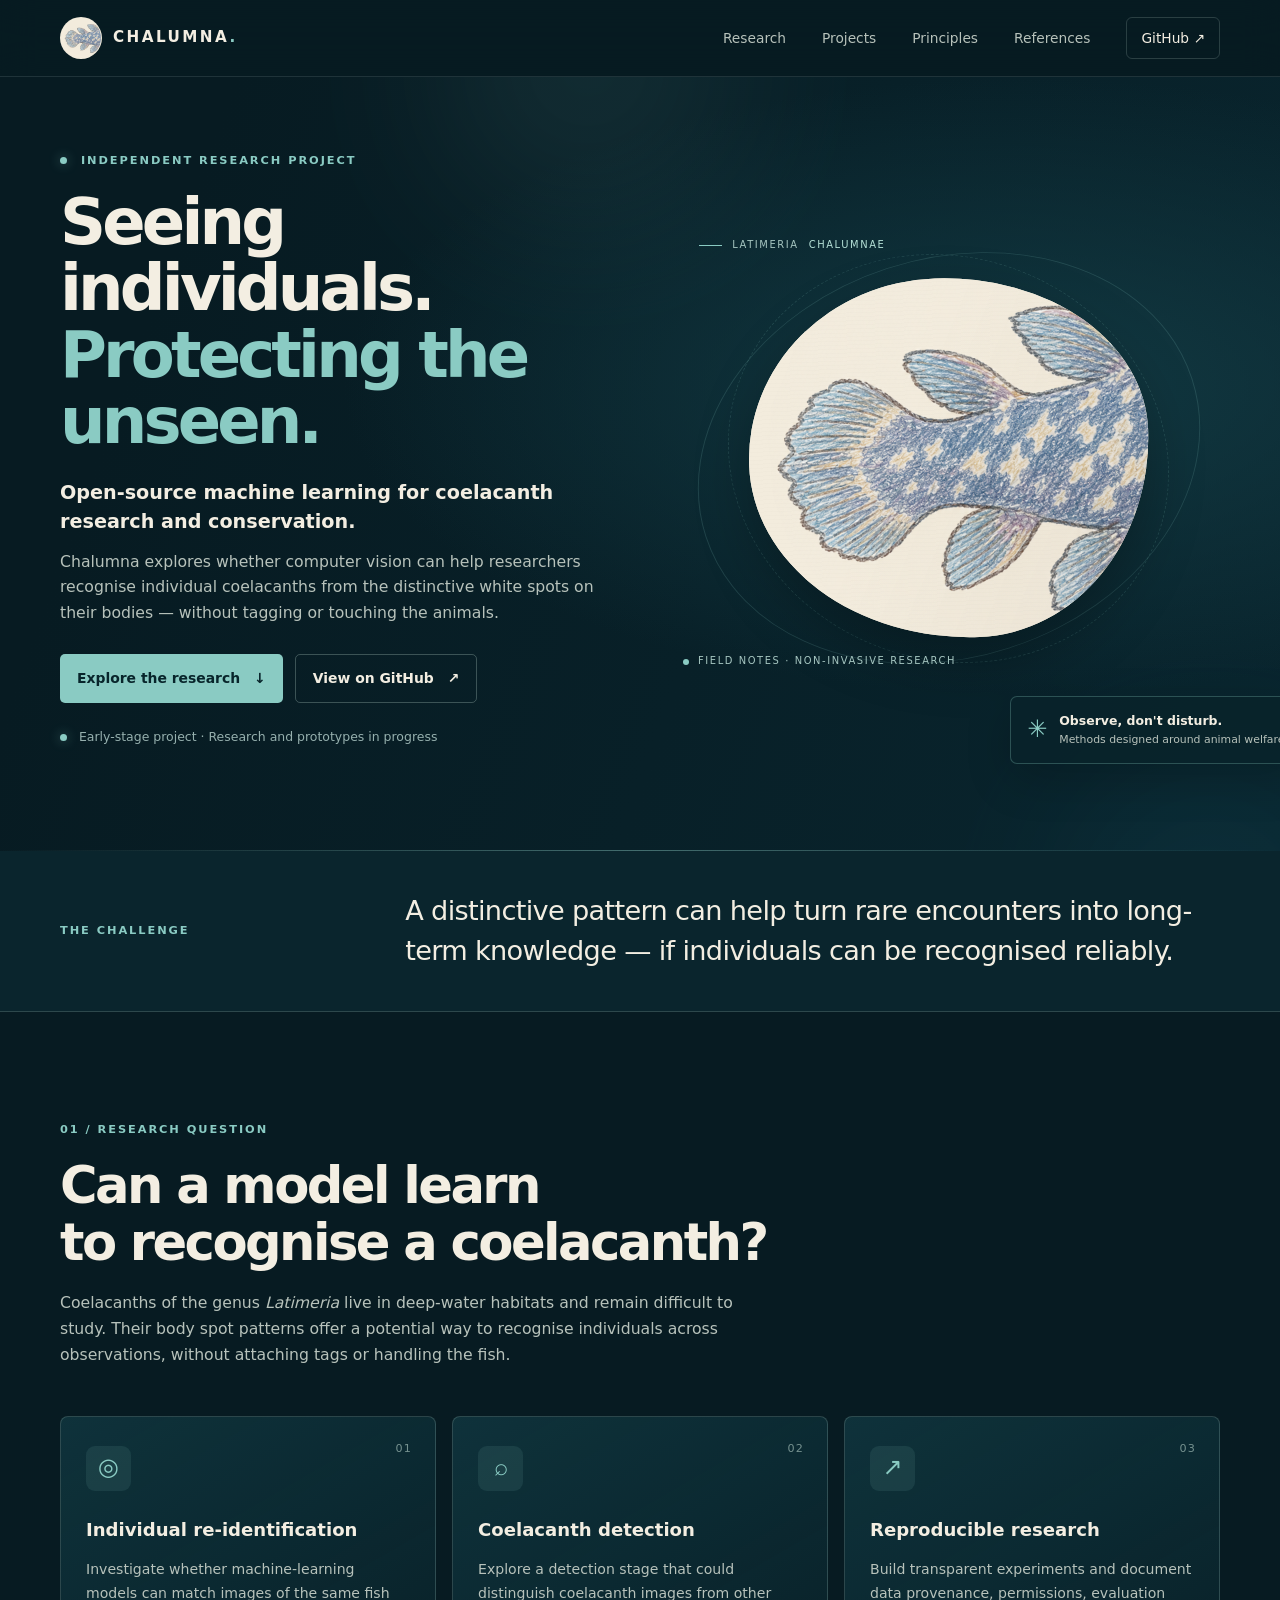
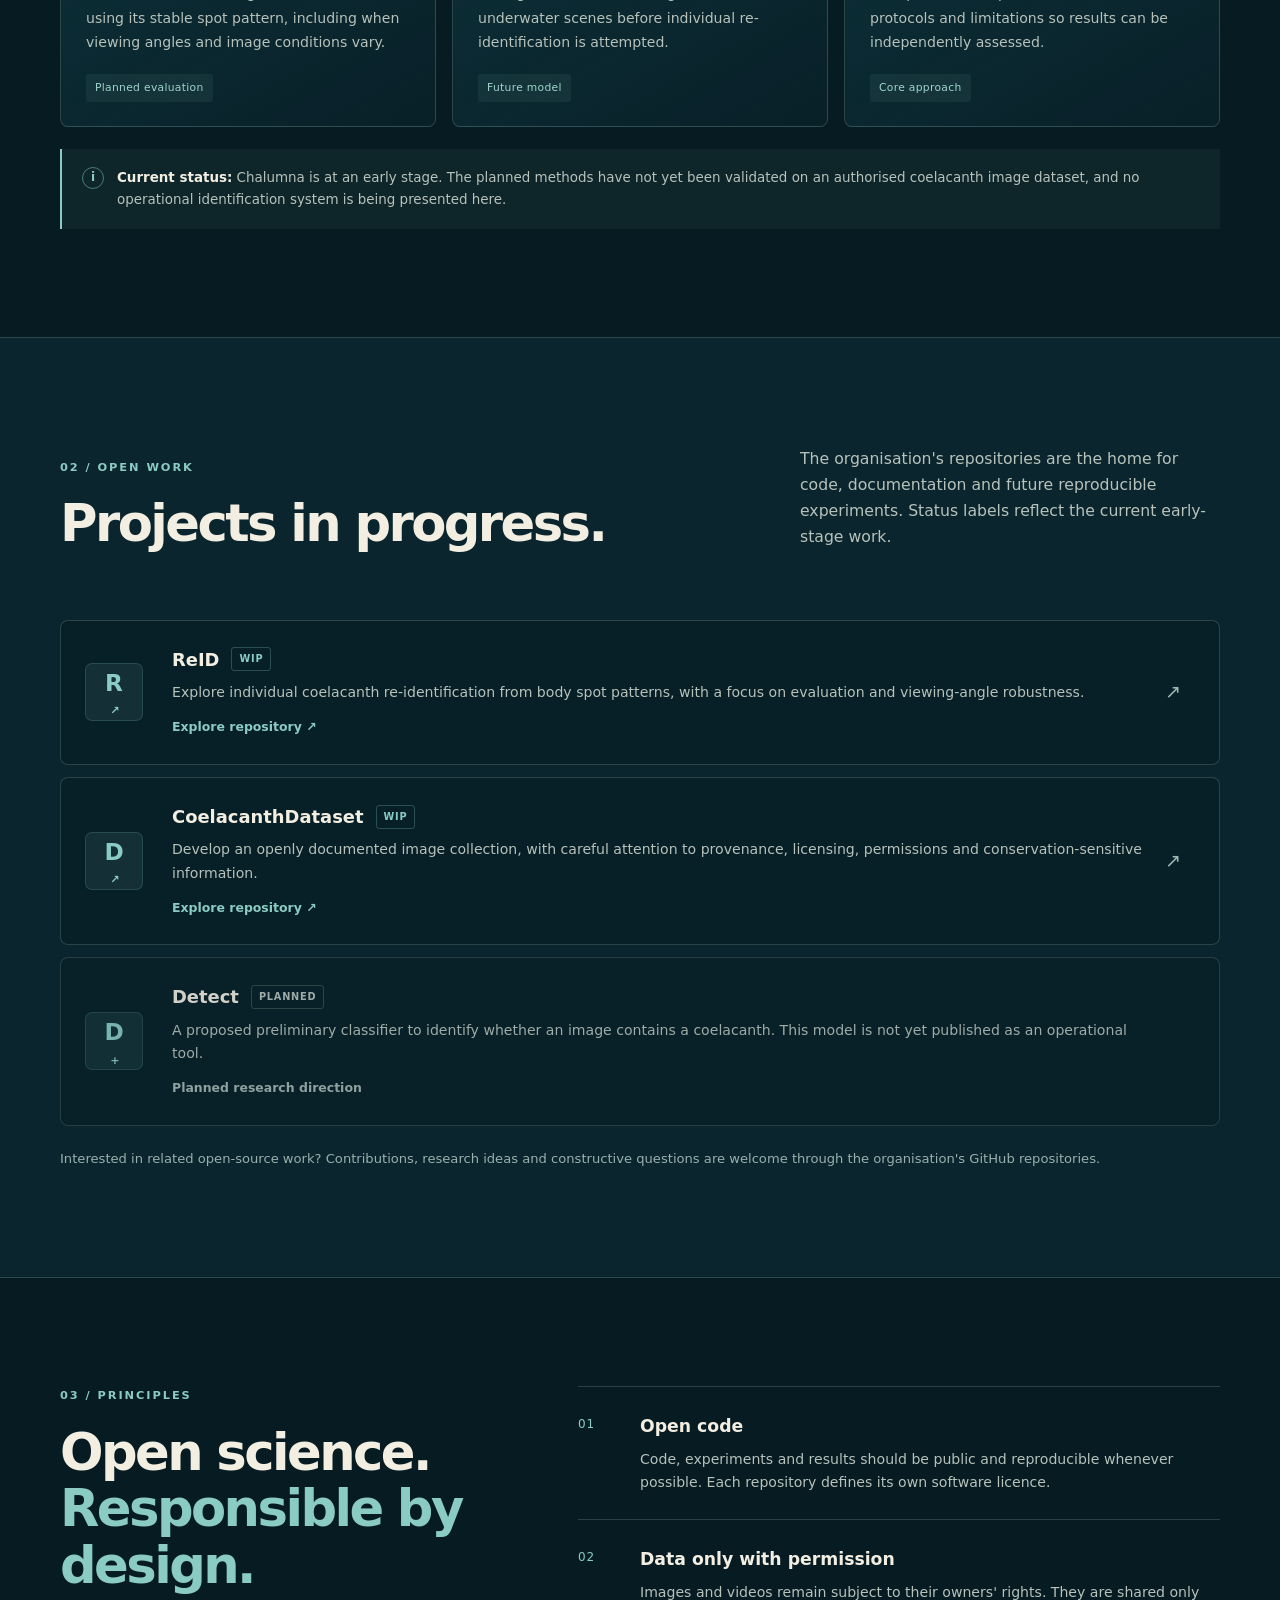
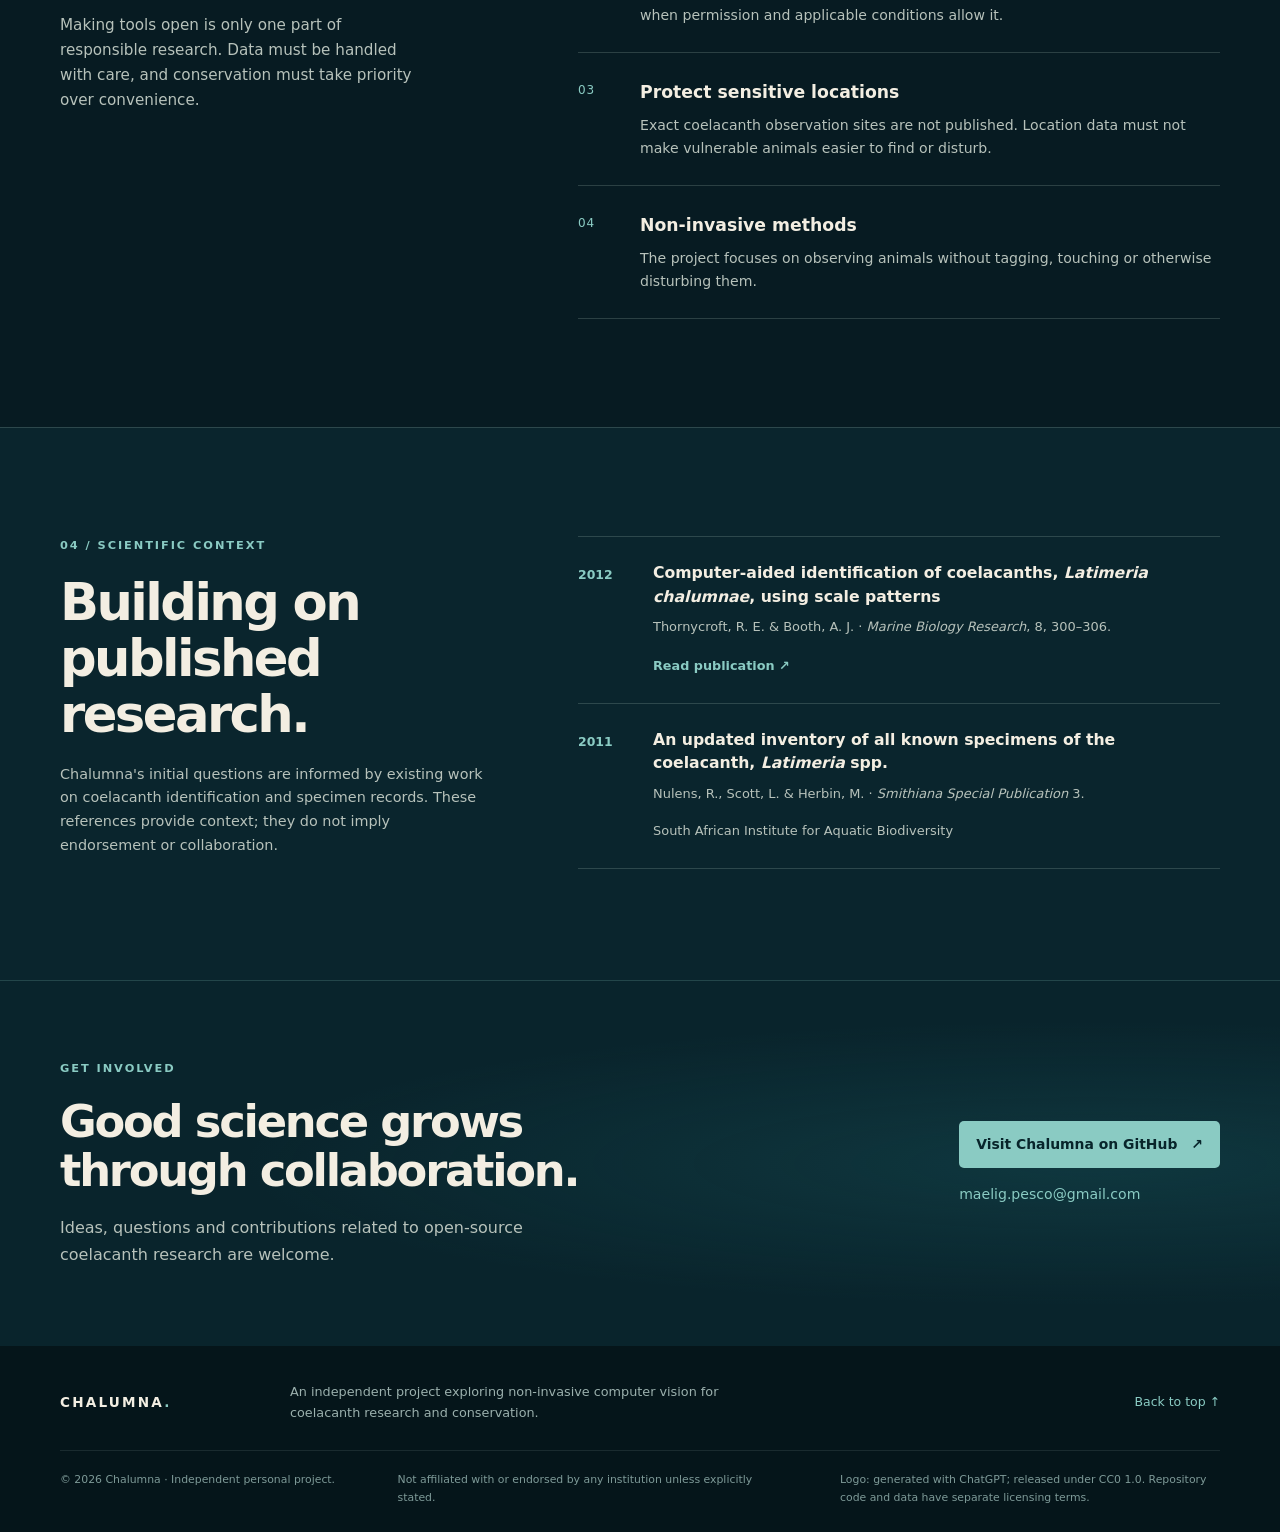
<file: index.html>
<!doctype html>
<html lang="en">
<head>
  <!-- Browser tab icon -->
  <link rel="icon" type="image/png" sizes="512x512" href="assets/favicon.png">
  <!-- Apple devices -->
  <link rel="apple-touch-icon" href="assets/favicon.png">
  <meta charset="utf-8">
  <meta name="viewport" content="width=device-width, initial-scale=1">
  <meta name="theme-color" content="#09242d">
  <meta name="description" content="Chalumna is an independent open-source machine learning project exploring non-invasive computer vision for coelacanth research and conservation.">
  <meta name="keywords" content="coelacanth, Latimeria, computer vision, machine learning, individual re-identification, marine conservation, open source">
  <meta property="og:type" content="website">
  <meta property="og:title" content="Chalumna — Computer vision for coelacanth research">
  <meta property="og:description" content="Open-source machine learning for non-invasive coelacanth research and conservation.">
  <meta property="og:url" content="https://chalumna.github.io/">
  <title>Chalumna — Computer vision for coelacanth research</title>
  <link rel="icon" href="assets/favicon.svg" type="image/svg+xml">
  <link rel="stylesheet" href="assets/styles.css">
  <script type="application/ld+json">
  {
    "@context": "https://schema.org",
    "@type": "ResearchProject",
    "name": "Chalumna",
    "url": "https://chalumna.github.io/",
    "description": "An independent open-source machine learning project exploring non-invasive computer vision for coelacanth research and conservation.",
    "keywords": ["coelacanth", "Latimeria", "computer vision", "machine learning", "conservation"],
    "sameAs": [
      "https://github.com/Chalumna",
      "https://github.com/Chalumna/ReID",
      "https://github.com/Chalumna/CoelacanthDataset"
    ]
  }
  </script>
</head>
<body>
  <a class="skip-link" href="#main">Skip to content</a>
  <header class="site-header">
    <div class="container nav-wrap">
      <a class="brand" href="#top" aria-label="Chalumna home">
        <img src="assets/logo.png" alt="Chalumna logo" class="brand-logo" onerror="this.style.display='none'">
        <span>CHALUMNA<span class="brand-period">.</span></span>
      </a>
      <button class="menu-toggle" aria-label="Open navigation" aria-expanded="false" aria-controls="site-nav">Menu <span aria-hidden="true">☰</span></button>
      <nav id="site-nav" class="site-nav" aria-label="Main navigation">
        <a href="#research">Research</a>
        <a href="#projects">Projects</a>
        <a href="#principles">Principles</a>
        <a href="#references">References</a>
        <a class="nav-github" href="https://github.com/Chalumna" target="_blank" rel="noopener noreferrer">GitHub <span aria-hidden="true">↗</span></a>
      </nav>
    </div>
  </header>

  <main id="main">
    <section class="hero" id="top">
      <div class="hero-glow glow-one"></div>
      <div class="hero-glow glow-two"></div>
      <div class="container hero-grid">
        <div class="hero-copy">
          <p class="eyebrow"><span class="pulse-dot"></span> INDEPENDENT RESEARCH PROJECT</p>
          <h1>Seeing individuals.<br><span>Protecting the unseen.</span></h1>
          <p class="hero-lead">Open-source machine learning for coelacanth research and conservation.</p>
          <p class="hero-body">Chalumna explores whether computer vision can help researchers recognise individual coelacanths from the distinctive white spots on their bodies — without tagging or touching the animals.</p>
          <div class="hero-actions">
            <a class="button button-primary" href="#research">Explore the research <span aria-hidden="true">↓</span></a>
            <a class="button button-secondary" href="https://github.com/Chalumna" target="_blank" rel="noopener noreferrer">View on GitHub <span aria-hidden="true">↗</span></a>
          </div>
          <p class="status-note"><span class="status-mark"></span> Early-stage project · Research and prototypes in progress</p>
        </div>
        <div class="hero-art" aria-label="Original colored-pencil coelacanth artwork">
          <div class="sketch-caption sketch-caption-top"><span class="sketch-rule"></span> LATIMERIA <em>CHALUMNAE</em></div>
          <div class="sketch-paper">
            <img src="assets/logo.png" alt="Colored-pencil sketch of the rear half of a coelacanth, used as Chalumna's visual identity">
            <span class="paper-grain" aria-hidden="true"></span>
          </div>
          <div class="sketch-caption sketch-caption-bottom"><span class="sketch-dot"></span> FIELD NOTES · NON-INVASIVE RESEARCH</div>
          <div class="coordinate-card"><span class="coordinate-icon">✳</span><span><strong>Observe, don't disturb.</strong><small>Methods designed around animal welfare</small></span></div>
        </div>
      </div>
      <div class="hero-bottom-line" aria-hidden="true"></div>
    </section>

    <section class="intro-strip">
      <div class="container intro-grid">
        <p class="eyebrow">THE CHALLENGE</p>
        <p class="intro-statement">A distinctive pattern can help turn rare encounters into long-term knowledge — if individuals can be recognised reliably.</p>
      </div>
    </section>

    <section class="section research-section" id="research">
      <div class="container">
        <div class="section-heading">
          <p class="eyebrow">01 / RESEARCH QUESTION</p>
          <h2>Can a model learn<br>to recognise a coelacanth?</h2>
          <p class="section-intro">Coelacanths of the genus <em>Latimeria</em> live in deep-water habitats and remain difficult to study. Their body spot patterns offer a potential way to recognise individuals across observations, without attaching tags or handling the fish.</p>
        </div>
        <div class="research-cards">
          <article class="research-card">
            <span class="card-number">01</span>
            <div class="card-icon" aria-hidden="true">◎</div>
            <h3>Individual re-identification</h3>
            <p>Investigate whether machine-learning models can match images of the same fish using its stable spot pattern, including when viewing angles and image conditions vary.</p>
            <span class="card-tag">Planned evaluation</span>
          </article>
          <article class="research-card">
            <span class="card-number">02</span>
            <div class="card-icon" aria-hidden="true">⌕</div>
            <h3>Coelacanth detection</h3>
            <p>Explore a detection stage that could distinguish coelacanth images from other underwater scenes before individual re-identification is attempted.</p>
            <span class="card-tag">Future model</span>
          </article>
          <article class="research-card">
            <span class="card-number">03</span>
            <div class="card-icon" aria-hidden="true">↗</div>
            <h3>Reproducible research</h3>
            <p>Build transparent experiments and document data provenance, permissions, evaluation protocols and limitations so results can be independently assessed.</p>
            <span class="card-tag">Core approach</span>
          </article>
        </div>
        <div class="research-note">
          <span class="note-symbol">i</span>
          <p><strong>Current status:</strong> Chalumna is at an early stage. The planned methods have not yet been validated on an authorised coelacanth image dataset, and no operational identification system is being presented here.</p>
        </div>
      </div>
    </section>

    <section class="section projects-section" id="projects">
      <div class="container">
        <div class="section-heading section-heading-row">
          <div>
            <p class="eyebrow">02 / OPEN WORK</p>
            <h2>Projects in progress.</h2>
          </div>
          <p class="section-intro">The organisation's repositories are the home for code, documentation and future reproducible experiments. Status labels reflect the current early-stage work.</p>
        </div>
        <div class="project-list">
          <a class="project-card" href="https://github.com/Chalumna/ReID" target="_blank" rel="noopener noreferrer">
            <div class="project-symbol">R<span>↗</span></div>
            <div class="project-main">
              <div class="project-title-line"><h3>ReID</h3><span class="project-status">WIP</span></div>
              <p>Explore individual coelacanth re-identification from body spot patterns, with a focus on evaluation and viewing-angle robustness.</p>
              <span class="project-link">Explore repository <span aria-hidden="true">↗</span></span>
            </div>
            <span class="project-arrow" aria-hidden="true">↗</span>
          </a>
          <a class="project-card" href="https://github.com/Chalumna/CoelacanthDataset" target="_blank" rel="noopener noreferrer">
            <div class="project-symbol">D<span>↗</span></div>
            <div class="project-main">
              <div class="project-title-line"><h3>CoelacanthDataset</h3><span class="project-status">WIP</span></div>
              <p>Develop an openly documented image collection, with careful attention to provenance, licensing, permissions and conservation-sensitive information.</p>
              <span class="project-link">Explore repository <span aria-hidden="true">↗</span></span>
            </div>
            <span class="project-arrow" aria-hidden="true">↗</span>
          </a>
          <div class="project-card project-card-future">
            <div class="project-symbol">D<span>+</span></div>
            <div class="project-main">
              <div class="project-title-line"><h3>Detect</h3><span class="project-status project-status-planned">PLANNED</span></div>
              <p>A proposed preliminary classifier to identify whether an image contains a coelacanth. This model is not yet published as an operational tool.</p>
              <span class="project-link project-link-muted">Planned research direction</span>
            </div>
          </div>
        </div>
        <p class="project-footnote">Interested in related open-source work? Contributions, research ideas and constructive questions are welcome through the organisation's GitHub repositories.</p>
      </div>
    </section>

    <section class="section principles-section" id="principles">
      <div class="container principles-layout">
        <div class="principles-copy">
          <p class="eyebrow">03 / PRINCIPLES</p>
          <h2>Open science.<br><span>Responsible by design.</span></h2>
          <p>Making tools open is only one part of responsible research. Data must be handled with care, and conservation must take priority over convenience.</p>
        </div>
        <div class="principles-list">
          <article class="principle-item">
            <span class="principle-index">01</span>
            <div><h3>Open code</h3><p>Code, experiments and results should be public and reproducible whenever possible. Each repository defines its own software licence.</p></div>
          </article>
          <article class="principle-item">
            <span class="principle-index">02</span>
            <div><h3>Data only with permission</h3><p>Images and videos remain subject to their owners' rights. They are shared only when permission and applicable conditions allow it.</p></div>
          </article>
          <article class="principle-item">
            <span class="principle-index">03</span>
            <div><h3>Protect sensitive locations</h3><p>Exact coelacanth observation sites are not published. Location data must not make vulnerable animals easier to find or disturb.</p></div>
          </article>
          <article class="principle-item">
            <span class="principle-index">04</span>
            <div><h3>Non-invasive methods</h3><p>The project focuses on observing animals without tagging, touching or otherwise disturbing them.</p></div>
          </article>
        </div>
      </div>
    </section>

    <section class="section references-section" id="references">
      <div class="container references-layout">
        <div>
          <p class="eyebrow">04 / SCIENTIFIC CONTEXT</p>
          <h2>Building on<br>published research.</h2>
          <p class="section-intro">Chalumna's initial questions are informed by existing work on coelacanth identification and specimen records. These references provide context; they do not imply endorsement or collaboration.</p>
        </div>
        <div class="reference-list">
          <article class="reference-item">
            <span class="reference-year">2012</span>
            <div>
              <h3>Computer-aided identification of coelacanths, <em>Latimeria chalumnae</em>, using scale patterns</h3>
              <p>Thornycroft, R. E. &amp; Booth, A. J. · <em>Marine Biology Research</em>, 8, 300–306.</p>
              <a href="https://doi.org/10.1080/17451000.2011.628679" target="_blank" rel="noopener noreferrer">Read publication <span aria-hidden="true">↗</span></a>
            </div>
          </article>
          <article class="reference-item">
            <span class="reference-year">2011</span>
            <div>
              <h3>An updated inventory of all known specimens of the coelacanth, <em>Latimeria</em> spp.</h3>
              <p>Nulens, R., Scott, L. &amp; Herbin, M. · <em>Smithiana Special Publication</em> 3.</p>
              <span class="reference-detail">South African Institute for Aquatic Biodiversity</span>
            </div>
          </article>
        </div>
      </div>
    </section>

    <section class="contact-section">
      <div class="container contact-inner">
        <div>
          <p class="eyebrow">GET INVOLVED</p>
          <h2>Good science grows<br>through collaboration.</h2>
          <p>Ideas, questions and contributions related to open-source coelacanth research are welcome.</p>
        </div>
        <div class="contact-actions">
          <a class="button button-primary" href="https://github.com/Chalumna" target="_blank" rel="noopener noreferrer">Visit Chalumna on GitHub <span aria-hidden="true">↗</span></a>
          <a class="contact-email" href="mailto:maelig.pesco@gmail.com">maelig.pesco@gmail.com</a>
        </div>
      </div>
    </section>
  </main>

  <footer class="site-footer">
    <div class="container footer-top">
      <a class="brand footer-brand" href="#top"><span>CHALUMNA<span class="brand-period">.</span></span></a>
      <p>An independent project exploring non-invasive computer vision for coelacanth research and conservation.</p>
      <a href="#top" class="back-top">Back to top ↑</a>
    </div>
    <div class="container footer-bottom">
      <p>© <span id="year">2026</span> Chalumna · Independent personal project.</p>
      <p>Not affiliated with or endorsed by any institution unless explicitly stated.</p>
      <p>Logo: generated with ChatGPT; released under CC0 1.0. Repository code and data have separate licensing terms.</p>
    </div>
  </footer>
  <script src="assets/main.js"></script>
</body>
</html>
</file>
<file: assets/styles.css>
:root {
  color-scheme: dark;
  --bg: #071b22;
  --bg-soft: #0a252d;
  --panel: #0d2c35;
  --panel-hover: #123943;
  --line: rgba(183, 207, 199, .2);
  --text: #f3eee2;
  --muted: #b7c2bb;
  --teal: #8acbc3;
  --teal-bright: #b5e1d7;
  --paper: #f2ecdc;
  --paper-ink: #203d4b;
  --deep: #06171d;
  --max: 1160px;
}
* { box-sizing: border-box; }
html { scroll-behavior: smooth; scroll-padding-top: 90px; }
body { margin: 0; background: var(--bg); color: var(--text); font-family: Inter, ui-sans-serif, system-ui, -apple-system, BlinkMacSystemFont, "Segoe UI", sans-serif; line-height: 1.65; -webkit-font-smoothing: antialiased; }
a { color: inherit; text-decoration: none; }
a:focus-visible, button:focus-visible { outline: 2px solid var(--teal-bright); outline-offset: 4px; }
.container { width: min(var(--max), calc(100% - 48px)); margin-inline: auto; }
.skip-link { position: absolute; left: -999px; top: 8px; background: var(--teal); color: var(--deep); padding: 10px 14px; z-index: 100; }
.skip-link:focus { left: 8px; }
.site-header { position: sticky; top: 0; z-index: 50; background: rgba(7, 27, 34, .93); backdrop-filter: blur(18px); border-bottom: 1px solid rgba(183, 207, 199, .14); }
.nav-wrap { min-height: 76px; display: flex; align-items: center; justify-content: space-between; gap: 28px; }
.brand { display: inline-flex; align-items: center; gap: 11px; font-weight: 800; font-size: .95rem; letter-spacing: .16em; }
.brand-logo { width: 42px; height: 42px; object-fit: cover; object-position: 38% 54%; border-radius: 50%; border: 1px solid rgba(242, 236, 220, .6); background: var(--paper); }
.brand-period { color: var(--teal); }
.site-nav { display: flex; align-items: center; gap: clamp(18px, 3vw, 36px); color: var(--muted); font-size: .86rem; }
.site-nav a { transition: color .2s ease; }
.site-nav a:hover, .site-nav a:focus-visible { color: var(--teal-bright); }
.site-nav .nav-github { border: 1px solid var(--line); padding: 9px 14px; border-radius: 6px; color: var(--text); }
.menu-toggle { display: none; color: var(--text); background: transparent; border: 1px solid var(--line); border-radius: 6px; padding: 8px 11px; font: inherit; }
.hero { position: relative; overflow: hidden; background: radial-gradient(ellipse at 80% 40%, #123942 0%, transparent 47%), linear-gradient(110deg, #071b22 15%, #09252e 100%); }
.hero-grid { min-height: 660px; display: grid; grid-template-columns: 1.04fr .96fr; align-items: center; gap: 30px; padding-top: 64px; padding-bottom: 74px; position: relative; z-index: 1; }
.hero-copy { padding: 10px 0 28px; }
.eyebrow { margin: 0 0 19px; font-size: .71rem; font-weight: 750; letter-spacing: .17em; color: var(--teal); }
.pulse-dot, .status-mark { display: inline-block; width: 7px; height: 7px; border-radius: 50%; background: var(--teal); margin-right: 8px; box-shadow: 0 0 12px rgba(138, 203, 195, .45); }
h1, h2, h3, p { margin-top: 0; }
h1 { margin-bottom: 24px; font-size: clamp(2.7rem, 5vw, 4.8rem); letter-spacing: -.06em; line-height: 1.04; font-weight: 650; }
h1 span, .principles-copy h2 span { color: var(--teal); }
.hero-lead { max-width: 530px; margin-bottom: 12px; font-size: 1.2rem; font-weight: 600; line-height: 1.5; }
.hero-body { max-width: 540px; margin-bottom: 28px; color: var(--muted); font-size: .98rem; }
.hero-actions { display: flex; flex-wrap: wrap; gap: 12px; }
.button { display: inline-flex; align-items: center; justify-content: center; gap: 14px; min-height: 47px; padding: 12px 17px; border-radius: 5px; font-size: .87rem; font-weight: 700; transition: transform .2s ease, background .2s ease, border-color .2s ease; }
.button:hover { transform: translateY(-2px); }
.button-primary { background: var(--teal); color: #08252b; }
.button-primary:hover { background: var(--teal-bright); }
.button-secondary { border: 1px solid rgba(183, 207, 199, .3); color: var(--text); }
.button-secondary:hover { border-color: var(--teal); }
.status-note { margin: 24px 0 0; font-size: .78rem; color: #96b0ae; }
.hero-art { position: relative; min-height: 470px; display: flex; flex-direction: column; justify-content: center; align-items: center; isolation: isolate; }
.hero-art::before { content: ""; position: absolute; width: 94%; aspect-ratio: 1; border: 1px solid rgba(138, 203, 195, .17); border-radius: 50%; transform: rotate(-18deg) scaleY(.78); }
.hero-art::after { content: ""; position: absolute; width: 82%; aspect-ratio: 1; border: 1px dashed rgba(138, 203, 195, .16); border-radius: 50%; transform: rotate(22deg) scaleY(.9); }
.sketch-paper { position: relative; z-index: 2; width: min(90%, 400px); aspect-ratio: 1 / .9; background: var(--paper); overflow: hidden; border-radius: 48% 52% 44% 56% / 50% 44% 56% 50%; box-shadow: 0 24px 55px rgba(0, 0, 0, .28); transform: rotate(-2deg); }
.sketch-paper::before { content: ""; position: absolute; inset: 0; z-index: 2; pointer-events: none; background: linear-gradient(115deg, rgba(255,255,255,.15), transparent 38%, rgba(102,79,49,.05)); mix-blend-mode: multiply; }
.sketch-paper img { display: block; width: 100%; height: 100%; object-fit: cover; object-position: 52% 50%; transform: scale(1.06); }
.paper-grain { position: absolute; inset: 0; pointer-events: none; z-index: 3; opacity: .15; background-image: repeating-linear-gradient(0deg, rgba(45, 55, 54, .08) 0, rgba(45, 55, 54, .08) 1px, transparent 1px, transparent 4px); mix-blend-mode: multiply; }
.sketch-caption { position: absolute; z-index: 4; color: #a6c6c1; font-size: .62rem; letter-spacing: .16em; }
.sketch-caption-top { top: 3%; left: 4%; display: flex; align-items: center; gap: 10px; }
.sketch-caption-top em { color: var(--teal-bright); font-style: normal; }
.sketch-rule { width: 23px; height: 1px; background: var(--teal); }
.sketch-caption-bottom { bottom: 5%; left: 1%; display: flex; align-items: center; gap: 9px; }
.sketch-dot { width: 6px; height: 6px; background: var(--teal); border-radius: 50%; }
.coordinate-card { position: absolute; right: -15%; bottom: -15%; z-index: 5; display: flex; align-items: center; gap: 12px; padding: 13px 16px; background: rgba(9, 35, 43, .92); border: 1px solid rgba(138, 203, 195, .28); border-radius: 7px; box-shadow: 0 15px 45px rgba(0, 0, 0, .18); }
.coordinate-icon { color: var(--teal); font-size: 1.5rem; }
.coordinate-card strong, .coordinate-card small { display: block; }
.coordinate-card strong { font-size: .78rem; }
.coordinate-card small { color: var(--muted); font-size: .68rem; }
.hero-glow { position: absolute; width: 280px; height: 280px; border-radius: 50%; filter: blur(90px); opacity: .1; pointer-events: none; }
.glow-one { background: #8acbc3; top: -150px; left: 35%; }
.glow-two { background: #2b9bba; bottom: -200px; right: -70px; }
.hero-bottom-line { height: 1px; background: linear-gradient(90deg, transparent, rgba(138, 203, 195, .45), transparent); }
.intro-strip { background: #0a252d; border-bottom: 1px solid var(--line); }
.intro-grid { min-height: 160px; display: grid; grid-template-columns: .35fr 1fr; gap: 60px; align-items: center; }
.intro-grid .eyebrow { margin: 0; }
.intro-statement { max-width: 790px; margin: 0; font-size: clamp(1.2rem, 2.2vw, 1.7rem); line-height: 1.45; letter-spacing: -.025em; }
.section { padding: 108px 0; }
.section-heading { max-width: 760px; margin-bottom: 48px; }
h2 { margin-bottom: 20px; font-size: clamp(2.2rem, 4vw, 3.6rem); line-height: 1.1; letter-spacing: -.05em; font-weight: 620; }
.section-intro { color: var(--muted); max-width: 680px; font-size: .98rem; }
.research-cards { display: grid; grid-template-columns: repeat(3, 1fr); gap: 16px; }
.research-card { position: relative; min-height: 290px; padding: 29px 25px 24px; background: linear-gradient(150deg, rgba(17, 56, 65, .8), rgba(9, 35, 43, .65)); border: 1px solid var(--line); border-radius: 8px; transition: transform .25s ease, border-color .25s ease; }
.research-card:hover { transform: translateY(-4px); border-color: rgba(138, 203, 195, .4); }
.card-number { position: absolute; right: 23px; top: 23px; color: #75918f; font-size: .7rem; letter-spacing: .1em; }
.card-icon { display: grid; place-items: center; width: 45px; height: 45px; margin-bottom: 24px; border-radius: 9px; color: var(--teal); background: rgba(138, 203, 195, .1); font-size: 1.5rem; }
.research-card h3 { margin-bottom: 12px; font-size: 1.13rem; }
.research-card p { color: var(--muted); font-size: .88rem; line-height: 1.75; }
.card-tag { display: inline-block; margin-top: 5px; padding: 5px 9px; border-radius: 3px; background: rgba(138, 203, 195, .08); color: #a0d5cc; font-size: .67rem; letter-spacing: .03em; }
.research-note { display: flex; gap: 13px; align-items: flex-start; margin-top: 22px; padding: 18px 20px; border-left: 2px solid var(--teal); background: rgba(138, 203, 195, .05); }
.note-symbol { display: grid; place-items: center; flex: 0 0 22px; height: 22px; border: 1px solid rgba(138, 203, 195, .5); border-radius: 50%; color: var(--teal); font-size: .75rem; font-weight: 800; }
.research-note p { margin: 0; color: var(--muted); font-size: .84rem; }
.research-note strong { color: var(--text); }
.projects-section { background: #0a252d; border-top: 1px solid var(--line); border-bottom: 1px solid var(--line); }
.section-heading-row { display: flex; align-items: flex-end; justify-content: space-between; gap: 40px; max-width: none; }
.section-heading-row .section-intro { max-width: 420px; margin-bottom: 22px; }
.project-list { display: grid; gap: 12px; }
.project-card { display: grid; grid-template-columns: 64px 1fr 30px; gap: 23px; align-items: center; padding: 24px; background: rgba(7, 27, 34, .52); border: 1px solid var(--line); border-radius: 8px; transition: background .2s ease, border-color .2s ease, transform .2s ease; }
a.project-card:hover { background: var(--panel-hover); border-color: rgba(138, 203, 195, .35); transform: translateX(3px); }
.project-card-future { opacity: .86; }
.project-symbol { display: grid; place-items: center; width: 58px; height: 58px; border-radius: 7px; background: rgba(138, 203, 195, .1); border: 1px solid rgba(138, 203, 195, .16); color: var(--teal); font-size: 1.45rem; font-weight: 700; }
.project-symbol span { margin-left: 2px; font-size: .7rem; }
.project-title-line { display: flex; align-items: center; gap: 12px; flex-wrap: wrap; }
.project-title-line h3 { margin: 0; font-size: 1.12rem; }
.project-status { display: inline-flex; padding: 3px 7px; border: 1px solid rgba(138, 203, 195, .28); border-radius: 3px; color: var(--teal); font-size: .61rem; font-weight: 750; letter-spacing: .08em; }
.project-status-planned { border-color: rgba(183, 194, 187, .25); color: #b7c2bb; }
.project-main p { margin: 7px 0 9px; color: var(--muted); font-size: .88rem; }
.project-link { color: var(--teal); font-size: .78rem; font-weight: 700; }
.project-link-muted { color: #a3b6b1; font-size: .78rem; }
.project-arrow { color: #9bb9b4; font-size: 1.2rem; }
.project-footnote { margin: 22px 0 0; color: #9ab0ad; font-size: .82rem; }
.principles-layout { display: grid; grid-template-columns: .8fr 1.2fr; gap: 90px; }
.principles-copy { align-self: start; position: sticky; top: 125px; }
.principles-copy h2 { margin-bottom: 20px; }
.principles-copy > p:last-child { color: var(--muted); max-width: 360px; font-size: .95rem; }
.principles-list { border-top: 1px solid var(--line); }
.principle-item { display: grid; grid-template-columns: 42px 1fr; gap: 20px; padding: 25px 0; border-bottom: 1px solid var(--line); }
.principle-index { padding-top: 3px; color: var(--teal); font-size: .75rem; letter-spacing: .08em; }
.principle-item h3 { margin-bottom: 7px; font-size: 1.08rem; }
.principle-item p { max-width: 590px; margin: 0; color: var(--muted); font-size: .88rem; }
.references-section { background: #0a252d; border-top: 1px solid var(--line); }
.references-layout { display: grid; grid-template-columns: .8fr 1.2fr; gap: 90px; }
.references-layout .section-intro { font-size: .9rem; }
.reference-list { border-top: 1px solid var(--line); }
.reference-item { display: grid; grid-template-columns: 55px 1fr; gap: 20px; padding: 24px 0; border-bottom: 1px solid var(--line); }
.reference-year { padding-top: 4px; color: var(--teal); font-size: .78rem; font-weight: 700; }
.reference-item h3 { margin-bottom: 8px; font-size: .98rem; line-height: 1.5; }
.reference-item p, .reference-detail { color: var(--muted); font-size: .81rem; }
.reference-item a { display: inline-block; margin-top: 5px; color: var(--teal); font-size: .8rem; font-weight: 700; }
.contact-section { padding: 78px 0; background: radial-gradient(ellipse at 85% 50%, rgba(36, 119, 125, .23), transparent 55%), #09242c; border-top: 1px solid rgba(138, 203, 195, .2); }
.contact-inner { display: flex; align-items: center; justify-content: space-between; gap: 40px; }
.contact-inner h2 { font-size: clamp(2rem, 3.5vw, 3rem); }
.contact-inner > div:first-child > p:last-child { max-width: 500px; margin-bottom: 0; color: var(--muted); }
.contact-actions { display: flex; flex-direction: column; align-items: flex-start; gap: 15px; }
.contact-email { color: var(--teal); font-size: .88rem; }
.site-footer { padding: 35px 0 25px; background: #05151a; }
.footer-top { display: grid; grid-template-columns: 200px 1fr auto; align-items: center; gap: 30px; padding-bottom: 27px; border-bottom: 1px solid rgba(183, 207, 199, .12); }
.footer-brand { font-size: .85rem; }
.footer-top > p { margin: 0; max-width: 480px; color: #9bb0ad; font-size: .8rem; }
.back-top { color: var(--teal); font-size: .78rem; }
.footer-bottom { display: flex; justify-content: space-between; gap: 14px 24px; flex-wrap: wrap; padding-top: 20px; }
.footer-bottom p { margin: 0; max-width: 380px; color: #7e9a98; font-size: .68rem; }
@media (prefers-reduced-motion: reduce) { *, *::before, *::after { scroll-behavior: auto !important; animation-duration: .01ms !important; animation-iteration-count: 1 !important; transition-duration: .01ms !important; } }
@media (max-width: 900px) {
  .hero-grid { grid-template-columns: 1fr .8fr; gap: 8px; min-height: 600px; }
  .hero-art { min-height: 390px; }
  .coordinate-card { right: -6px; }
  .principles-layout, .references-layout { gap: 50px; }
}
@media (max-width: 700px) {
  .container { width: min(100% - 34px, var(--max)); }
  .nav-wrap { min-height: 67px; }
  .brand { font-size: .86rem; }
  .brand-logo { width: 35px; height: 35px; }
  .menu-toggle { display: inline-flex; gap: 9px; align-items: center; }
  .site-nav { display: none; position: absolute; top: 66px; left: 0; right: 0; padding: 17px 22px 22px; flex-direction: column; align-items: stretch; gap: 0; background: #071b22; border-bottom: 1px solid var(--line); }
  .site-nav.is-open { display: flex; }
  .site-nav a { padding: 12px 0; }
  .site-nav .nav-github { text-align: center; margin-top: 8px; }
  .hero-grid { display: flex; flex-direction: column; align-items: stretch; gap: 0; padding-top: 58px; padding-bottom: 50px; }
  .hero-copy { padding-bottom: 0; }
  h1 { font-size: clamp(2.8rem, 12vw, 4.1rem); }
  .hero-lead { font-size: 1.08rem; }
  .hero-art { min-height: 320px; margin-top: 25px; }
  .sketch-paper { width: min(90%, 390px); }
  .sketch-caption-top { top: 0; left: 0; }
  .sketch-caption-bottom { bottom: 2%; left: 0; }
  .coordinate-card { right: 0; bottom: -5%; }
  .intro-grid { grid-template-columns: 1fr; gap: 8px; padding-top: 29px; padding-bottom: 32px; }
  .intro-grid .eyebrow { margin-bottom: 0; }
  .section { padding: 75px 0; }
  .section-heading { margin-bottom: 32px; }
  .research-cards { grid-template-columns: 1fr; }
  .research-card { min-height: auto; }
  .section-heading-row { display: block; }
  .section-heading-row .section-intro { margin-top: 0; }
  .project-card { grid-template-columns: 46px 1fr 18px; gap: 14px; padding: 17px 14px; }
  .project-symbol { width: 44px; height: 44px; font-size: 1.2rem; }
  .project-main p { font-size: .82rem; }
  .principles-layout, .references-layout { grid-template-columns: 1fr; gap: 32px; }
  .principles-copy { position: static; }
  .contact-inner { display: block; }
  .contact-actions { margin-top: 26px; }
  .footer-top { grid-template-columns: 1fr auto; gap: 12px 20px; }
  .footer-top > p { grid-column: 1 / -1; grid-row: 2; }
  .back-top { grid-column: 2; grid-row: 1; }
  .footer-bottom { display: block; }
  .footer-bottom p + p { margin-top: 9px; }
}
</file>
